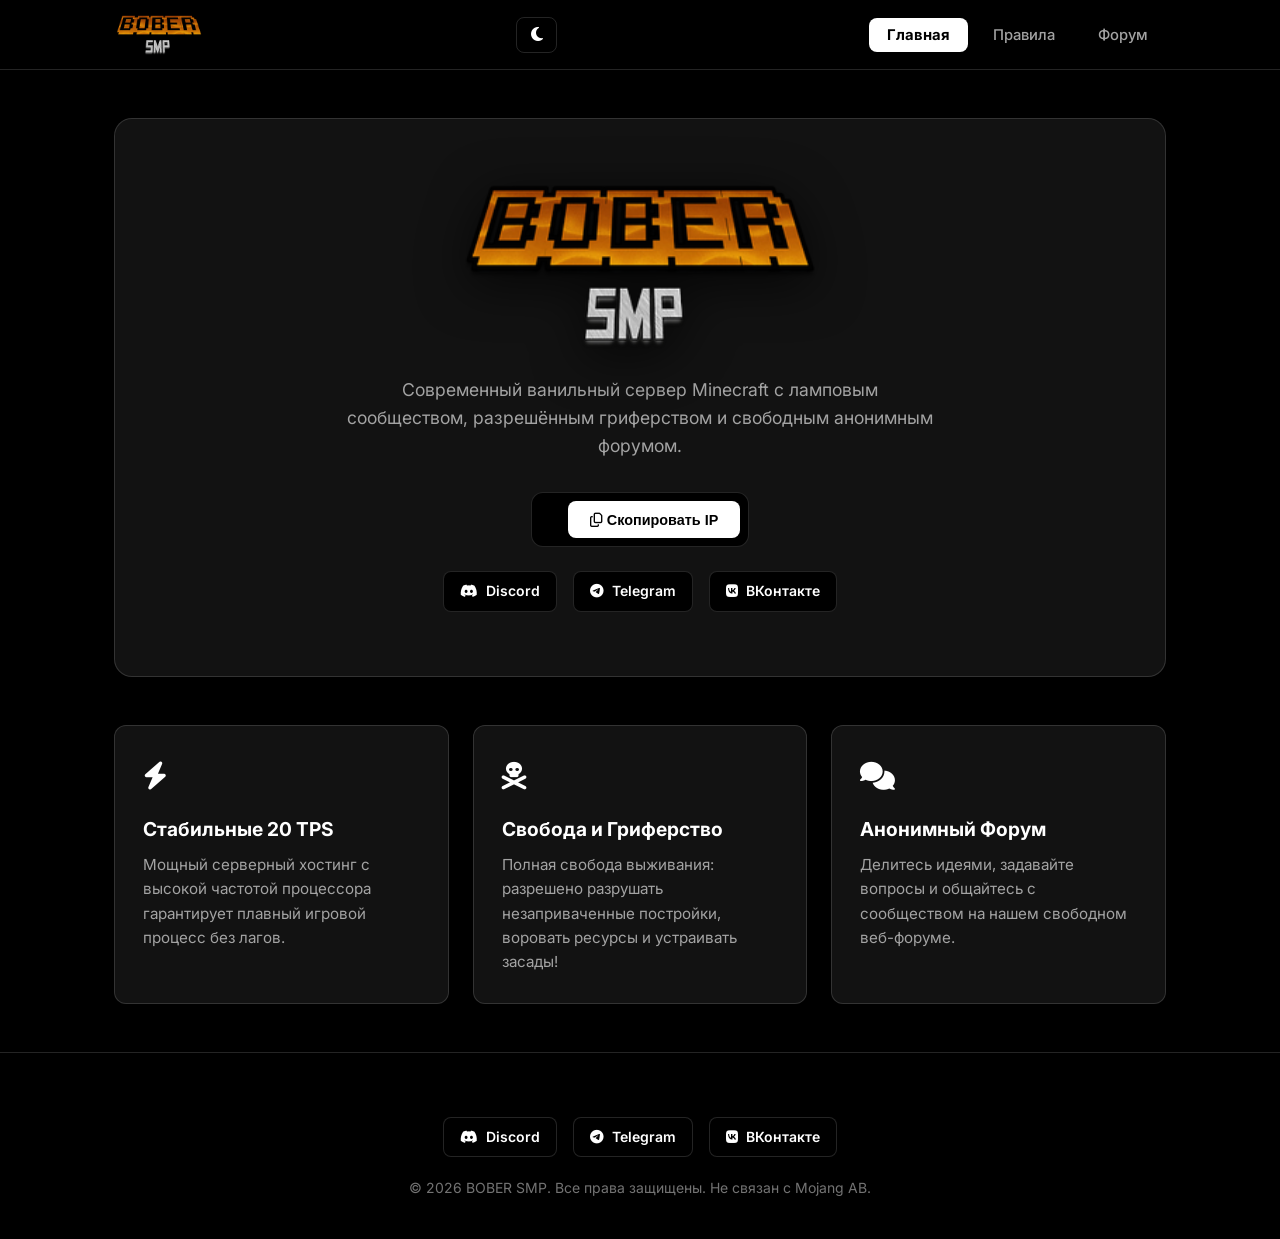
<file: index.html>
<!DOCTYPE html>
<html lang="ru">
<head>
    <meta charset="UTF-8">
    <meta name="viewport" content="width=device-width, initial-scale=1.0">
    <title>BOBER SMP — Официальный сайт Minecraft сервера</title>
    <meta name="description" content="Бесплатный ванильный Minecraft сервер BOBER SMP с разрешённым гриферством и анонимным форумом. Присоединяйся!">
    <link rel="stylesheet" href="style.css">
    <!-- FontAwesome Free Icons -->
    <link rel="stylesheet" href="https://cdnjs.cloudflare.com/ajax/libs/font-awesome/6.5.1/css/all.min.css">
    <link rel="preconnect" href="https://fonts.googleapis.com">
    <link rel="preconnect" href="https://fonts.gstatic.com" crossorigin>
    <link href="https://fonts.googleapis.com/css2?family=Inter:wght@400;500;600;700;800;900&display=swap" rel="stylesheet">
</head>
<body>

    <!-- НАВИГАЦИОННАЯ ШАПКА -->
    <header class="header">
        <div class="nav-container">
            <a href="index.html" class="brand-logo">
                <img src="logo.png" alt="BOBER SMP Logo" class="nav-logo-img">
            </a>
            
            <div class="nav-right-controls">
                <button id="theme-toggle-btn" class="btn-theme-toggle" title="Переключить тему">
                    <i class="fa-solid fa-moon"></i>
                </button>
                <button class="mobile-toggle" aria-label="Открыть меню"><i class="fa-solid fa-bars"></i></button>
            </div>

            <nav>
                <ul class="nav-menu">
                    <li><a href="index.html" class="nav-link active">Главная</a></li>
                    <li><a href="rules.html" class="nav-link">Правила</a></li>
                    <li><a href="forum.html" class="nav-link">Форум</a></li>
                </ul>
            </nav>
        </div>
    </header>

    <!-- ОСНОВНОЙ КОНТЕНТ -->
    <main class="main-content">
        
        <!-- HERO СЕКЦИЯ -->
        <section class="hero-card">
            <!-- БОЛЬШОЙ ЛОГОТИП СЕРВЕРА -->
            <img src="logo.png" alt="BOBER SMP" class="hero-logo-img">

            <p class="hero-description">
                Современный ванильный сервер Minecraft с ламповым сообществом, разрешённым гриферством и свободным анонимным форумом.
            </p>

            <!-- Блок копирования IP адреса -->
            <div class="ip-copy-box" data-ip="">
                <span class="ip-text"></span>
                <button class="btn-copy"><i class="fa-regular fa-copy"></i> Скопировать IP</button>
            </div>

            <!-- Социальные сети -->
            <div class="social-bar">
                <a href="#" target="_blank" class="social-icon-btn"><i class="fa-brands fa-discord"></i> Discord</a>
                <a href="#" target="_blank" class="social-icon-btn"><i class="fa-brands fa-telegram"></i> Telegram</a>
                <a href="#" target="_blank" class="social-icon-btn"><i class="fa-brands fa-vk"></i> ВКонтакте</a>
            </div>
        </section>

        <!-- ПРЕИМУЩЕСТВА СЕРВЕРА -->
        <section class="grid-cards">
            <article class="feature-card">
                <div class="feature-icon"><i class="fa-solid fa-bolt"></i></div>
                <h3>Стабильные 20 TPS</h3>
                <p>Мощный серверный хостинг с высокой частотой процессора гарантирует плавный игровой процесс без лагов.</p>
            </article>

            <article class="feature-card">
                <div class="feature-icon"><i class="fa-solid fa-skull-crossbones"></i></div>
                <h3>Свобода и Гриферство</h3>
                <p>Полная свобода выживания: разрешено разрушать незаприваченные постройки, воровать ресурсы и устраивать засады!</p>
            </article>

            <article class="feature-card">
                <div class="feature-icon"><i class="fa-solid fa-comments"></i></div>
                <h3>Анонимный Форум</h3>
                <p>Делитесь идеями, задавайте вопросы и общайтесь с сообществом на нашем свободном веб-форуме.</p>
            </article>
        </section>

    </main>

    <!-- ПОДВАЛ -->
    <footer class="footer">
        <div class="footer-content">
            <div class="social-bar">
                <a href="#" target="_blank" class="social-icon-btn"><i class="fa-brands fa-discord"></i> Discord</a>
                <a href="#" target="_blank" class="social-icon-btn"><i class="fa-brands fa-telegram"></i> Telegram</a>
                <a href="#" target="_blank" class="social-icon-btn"><i class="fa-brands fa-vk"></i> ВКонтакте</a>
            </div>
            <p>&copy; 2026 BOBER SMP. Все права защищены. Не связан с Mojang AB.</p>
        </div>
    </footer>

    <script src="script.js"></script>
</body>
</html>
</file>
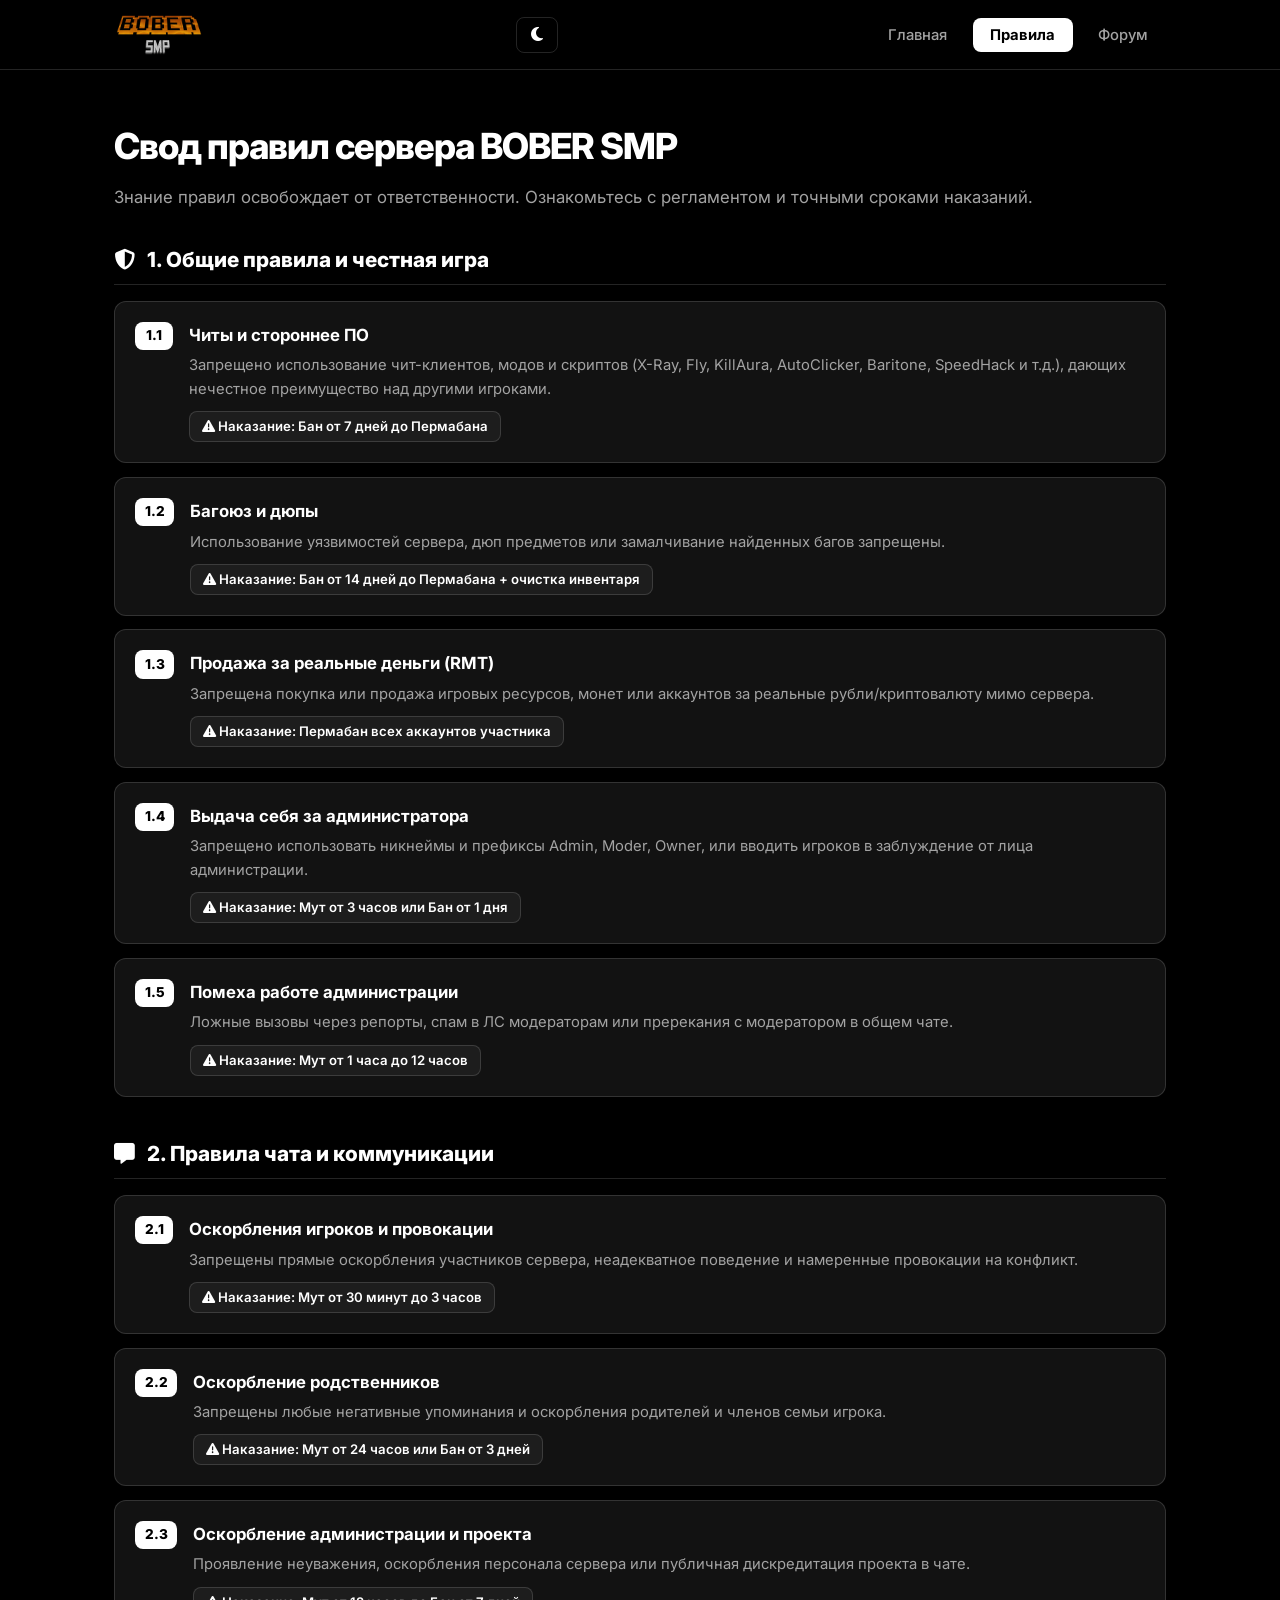
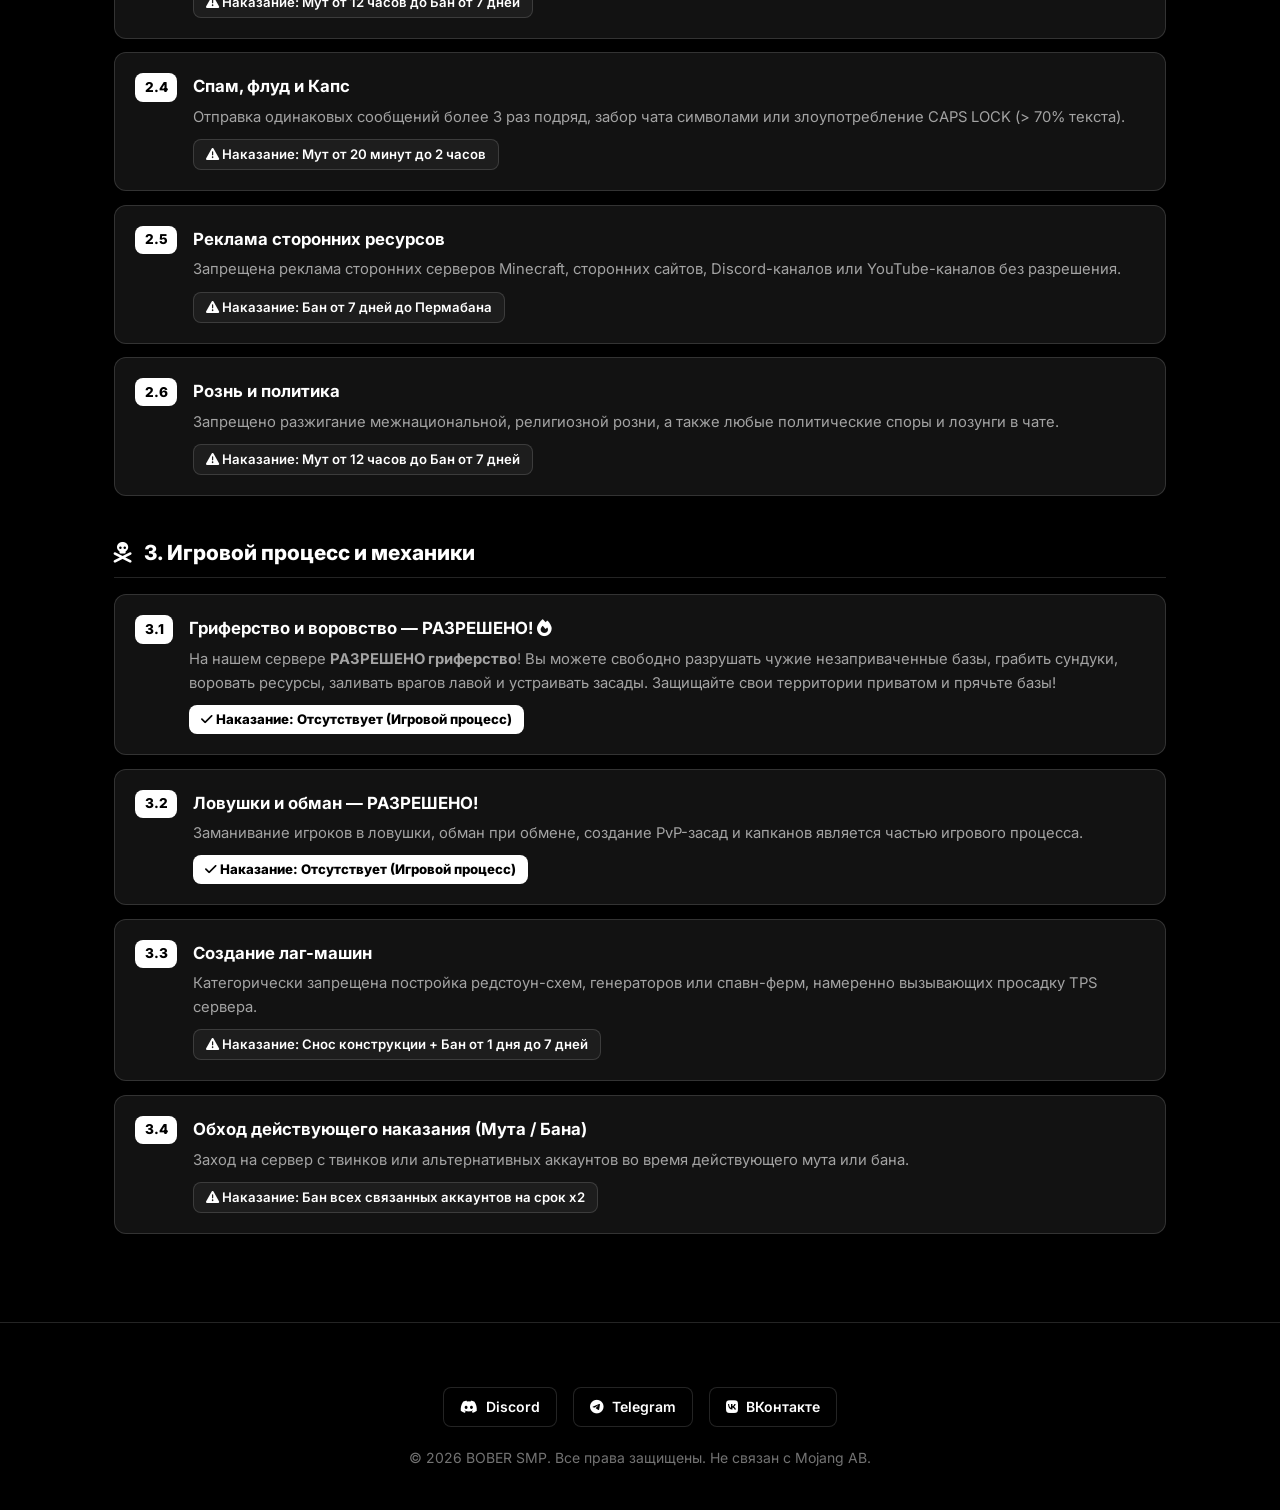
<file: rules.html>
<!DOCTYPE html>
<html lang="ru">
<head>
    <meta charset="UTF-8">
    <meta name="viewport" content="width=device-width, initial-scale=1.0">
    <title>Свод правил — BOBER SMP</title>
    <meta name="description" content="Полный свод правил и меры наказаний на игровом сервере BOBER SMP.">
    <link rel="stylesheet" href="style.css">
    <!-- FontAwesome Free Icons -->
    <link rel="stylesheet" href="https://cdnjs.cloudflare.com/ajax/libs/font-awesome/6.5.1/css/all.min.css">
    <link rel="preconnect" href="https://fonts.googleapis.com">
    <link rel="preconnect" href="https://fonts.gstatic.com" crossorigin>
    <link href="https://fonts.googleapis.com/css2?family=Inter:wght@400;500;600;700;800;900&display=swap" rel="stylesheet">
</head>
<body>

    <!-- НАВИГАЦИОННАЯ ШАПКА -->
    <header class="header">
        <div class="nav-container">
            <a href="index.html" class="brand-logo">
                <img src="logo.png" alt="BOBER SMP Logo" class="nav-logo-img">
            </a>
            
            <div class="nav-right-controls">
                <button id="theme-toggle-btn" class="btn-theme-toggle" title="Переключить тему">
                    <i class="fa-solid fa-moon"></i>
                </button>
                <button class="mobile-toggle" aria-label="Открыть меню"><i class="fa-solid fa-bars"></i></button>
            </div>

            <nav>
                <ul class="nav-menu">
                    <li><a href="index.html" class="nav-link">Главная</a></li>
                    <li><a href="rules.html" class="nav-link active">Правила</a></li>
                    <li><a href="forum.html" class="nav-link">Форум</a></li>
                </ul>
            </nav>
        </div>
    </header>

    <!-- ОСНОВНОЙ КОНТЕНТ -->
    <main class="main-content">
        <h1 class="page-title">Свод правил сервера BOBER SMP</h1>
        <p class="page-subtitle">Знание правил освобождает от ответственности. Ознакомьтесь с регламентом и точными сроками наказаний.</p>

        <!-- КАТЕГОРИЯ 1: ОБЩИЕ ПРАВИЛА И БЕЗОПАСНОСТЬ -->
        <section class="rules-category">
            <h2 class="category-title"><i class="fa-solid fa-shield-halved"></i> 1. Общие правила и честная игра</h2>
            <ul class="rules-list">
                <li class="rule-item">
                    <div class="rule-number">1.1</div>
                    <div class="rule-content">
                        <h4>Читы и стороннее ПО</h4>
                        <p>Запрещено использование чит-клиентов, модов и скриптов (X-Ray, Fly, KillAura, AutoClicker, Baritone, SpeedHack и т.д.), дающих нечестное преимущество над другими игроками.</p>
                        <span class="punishment-badge"><i class="fa-solid fa-triangle-exclamation"></i> Наказание: Бан от 7 дней до Пермабана</span>
                    </div>
                </li>
                <li class="rule-item">
                    <div class="rule-number">1.2</div>
                    <div class="rule-content">
                        <h4>Багоюз и дюпы</h4>
                        <p>Использование уязвимостей сервера, дюп предметов или замалчивание найденных багов запрещены.</p>
                        <span class="punishment-badge"><i class="fa-solid fa-triangle-exclamation"></i> Наказание: Бан от 14 дней до Пермабана + очистка инвентаря</span>
                    </div>
                </li>
                <li class="rule-item">
                    <div class="rule-number">1.3</div>
                    <div class="rule-content">
                        <h4>Продажа за реальные деньги (RMT)</h4>
                        <p>Запрещена покупка или продажа игровых ресурсов, монет или аккаунтов за реальные рубли/криптовалюту мимо сервера.</p>
                        <span class="punishment-badge"><i class="fa-solid fa-triangle-exclamation"></i> Наказание: Пермабан всех аккаунтов участника</span>
                    </div>
                </li>
                <li class="rule-item">
                    <div class="rule-number">1.4</div>
                    <div class="rule-content">
                        <h4>Выдача себя за администратора</h4>
                        <p>Запрещено использовать никнеймы и префиксы Admin, Moder, Owner, или вводить игроков в заблуждение от лица администрации.</p>
                        <span class="punishment-badge"><i class="fa-solid fa-triangle-exclamation"></i> Наказание: Мут от 3 часов или Бан от 1 дня</span>
                    </div>
                </li>
                <li class="rule-item">
                    <div class="rule-number">1.5</div>
                    <div class="rule-content">
                        <h4>Помеха работе администрации</h4>
                        <p>Ложные вызовы через репорты, спам в ЛС модераторам или пререкания с модератором в общем чате.</p>
                        <span class="punishment-badge"><i class="fa-solid fa-triangle-exclamation"></i> Наказание: Мут от 1 часа до 12 часов</span>
                    </div>
                </li>
            </ul>
        </section>

        <!-- КАТЕГОРИЯ 2: ЧАТ И ОБЩЕНИЕ -->
        <section class="rules-category">
            <h2 class="category-title"><i class="fa-solid fa-message"></i> 2. Правила чата и коммуникации</h2>
            <ul class="rules-list">
                <li class="rule-item">
                    <div class="rule-number">2.1</div>
                    <div class="rule-content">
                        <h4>Оскорбления игроков и провокации</h4>
                        <p>Запрещены прямые оскорбления участников сервера, неадекватное поведение и намеренные провокации на конфликт.</p>
                        <span class="punishment-badge"><i class="fa-solid fa-triangle-exclamation"></i> Наказание: Мут от 30 минут до 3 часов</span>
                    </div>
                </li>
                <li class="rule-item">
                    <div class="rule-number">2.2</div>
                    <div class="rule-content">
                        <h4>Оскорбление родственников</h4>
                        <p>Запрещены любые негативные упоминания и оскорбления родителей и членов семьи игрока.</p>
                        <span class="punishment-badge"><i class="fa-solid fa-triangle-exclamation"></i> Наказание: Мут от 24 часов или Бан от 3 дней</span>
                    </div>
                </li>
                <li class="rule-item">
                    <div class="rule-number">2.3</div>
                    <div class="rule-content">
                        <h4>Оскорбление администрации и проекта</h4>
                        <p>Проявление неуважения, оскорбления персонала сервера или публичная дискредитация проекта в чате.</p>
                        <span class="punishment-badge"><i class="fa-solid fa-triangle-exclamation"></i> Наказание: Мут от 12 часов до Бан от 7 дней</span>
                    </div>
                </li>
                <li class="rule-item">
                    <div class="rule-number">2.4</div>
                    <div class="rule-content">
                        <h4>Спам, флуд и Капс</h4>
                        <p>Отправка одинаковых сообщений более 3 раз подряд, забор чата символами или злоупотребление CAPS LOCK (> 70% текста).</p>
                        <span class="punishment-badge"><i class="fa-solid fa-triangle-exclamation"></i> Наказание: Мут от 20 минут до 2 часов</span>
                    </div>
                </li>
                <li class="rule-item">
                    <div class="rule-number">2.5</div>
                    <div class="rule-content">
                        <h4>Реклама сторонних ресурсов</h4>
                        <p>Запрещена реклама сторонних серверов Minecraft, сторонних сайтов, Discord-каналов или YouTube-каналов без разрешения.</p>
                        <span class="punishment-badge"><i class="fa-solid fa-triangle-exclamation"></i> Наказание: Бан от 7 дней до Пермабана</span>
                    </div>
                </li>
                <li class="rule-item">
                    <div class="rule-number">2.6</div>
                    <div class="rule-content">
                        <h4>Рознь и политика</h4>
                        <p>Запрещено разжигание межнациональной, религиозной розни, а также любые политические споры и лозунги в чате.</p>
                        <span class="punishment-badge"><i class="fa-solid fa-triangle-exclamation"></i> Наказание: Мут от 12 часов до Бан от 7 дней</span>
                    </div>
                </li>
            </ul>
        </section>

        <!-- КАТЕГОРИЯ 3: ИГРОВОЙ ПРОЦЕСС И ГРИФЕРСТВО -->
        <section class="rules-category">
            <h2 class="category-title"><i class="fa-solid fa-skull-crossbones"></i> 3. Игровой процесс и механики</h2>
            <ul class="rules-list">
                <li class="rule-item">
                    <div class="rule-number">3.1</div>
                    <div class="rule-content">
                        <h4>Гриферство и воровство — РАЗРЕШЕНО! <i class="fa-solid fa-fire"></i></h4>
                        <p>На нашем сервере <strong>РАЗРЕШЕНО гриферство</strong>! Вы можете свободно разрушать чужие незаприваченные базы, грабить сундуки, воровать ресурсы, заливать врагов лавой и устраивать засады. Защищайте свои территории приватом и прячьте базы!</p>
                        <span class="punishment-badge allowed"><i class="fa-solid fa-check"></i> Наказание: Отсутствует (Игровой процесс)</span>
                    </div>
                </li>
                <li class="rule-item">
                    <div class="rule-number">3.2</div>
                    <div class="rule-content">
                        <h4>Ловушки и обман — РАЗРЕШЕНО! <i class="fa-solid fa-crosshair"></i></h4>
                        <p>Заманивание игроков в ловушки, обман при обмене, создание PvP-засад и капканов является частью игрового процесса.</p>
                        <span class="punishment-badge allowed"><i class="fa-solid fa-check"></i> Наказание: Отсутствует (Игровой процесс)</span>
                    </div>
                </li>
                <li class="rule-item">
                    <div class="rule-number">3.3</div>
                    <div class="rule-content">
                        <h4>Создание лаг-машин</h4>
                        <p>Категорически запрещена постройка редстоун-схем, генераторов или спавн-ферм, намеренно вызывающих просадку TPS сервера.</p>
                        <span class="punishment-badge"><i class="fa-solid fa-triangle-exclamation"></i> Наказание: Снос конструкции + Бан от 1 дня до 7 дней</span>
                    </div>
                </li>
                <li class="rule-item">
                    <div class="rule-number">3.4</div>
                    <div class="rule-content">
                        <h4>Обход действующего наказания (Мута / Бана)</h4>
                        <p>Заход на сервер с твинков или альтернативных аккаунтов во время действующего мута или бана.</p>
                        <span class="punishment-badge"><i class="fa-solid fa-triangle-exclamation"></i> Наказание: Бан всех связанных аккаунтов на срок x2</span>
                    </div>
                </li>
            </ul>
        </section>

    </main>

    <!-- ПОДВАЛ -->
    <footer class="footer">
        <div class="footer-content">
            <div class="social-bar">
                <a href="#" target="_blank" class="social-icon-btn"><i class="fa-brands fa-discord"></i> Discord</a>
                <a href="#" target="_blank" class="social-icon-btn"><i class="fa-brands fa-telegram"></i> Telegram</a>
                <a href="#" target="_blank" class="social-icon-btn"><i class="fa-brands fa-vk"></i> ВКонтакте</a>
            </div>
            <p>&copy; 2026 BOBER SMP. Все права защищены. Не связан с Mojang AB.</p>
        </div>
    </footer>

    <script src="script.js"></script>
</body>
</html>
</file>
<file: style.css>
/* ====================================================================
   СТРОГИЙ МИНИМАЛИСТИЧНЫЙ ДИЗАЙН BOBER SMP (ТЕМНЫЙ / СВЕТЛЫЙ ДВИЖОК)
   ==================================================================== */

:root {
    --bg-main: #000000;
    --bg-card: #121212;
    --bg-card-hover: #1c1c1c;
    --border-color: rgba(255, 255, 255, 0.14);
    --border-highlight: rgba(255, 255, 255, 0.4);
    
    --text-primary: #ffffff;
    --text-secondary: #a3a3a3;
    --text-muted: #737373;

    --accent-white: #ffffff;
    --accent-white-hover: #e5e5e5;
    
    --font-main: 'Inter', -apple-system, BlinkMacSystemFont, 'Segoe UI', Roboto, sans-serif;
    --radius-sm: 8px;
    --radius-md: 12px;
    --radius-lg: 18px;
    
    --transition: all 0.2s ease-in-out;
}

/* СВЕТЛАЯ ТЕМА (LIGHT MODE) */
[data-theme="light"] {
    --bg-main: #f4f4f5;
    --bg-card: #ffffff;
    --bg-card-hover: #e4e4e7;
    --border-color: rgba(0, 0, 0, 0.12);
    --border-highlight: rgba(0, 0, 0, 0.4);
    
    --text-primary: #09090b;
    --text-secondary: #52525b;
    --text-muted: #71717a;

    --accent-white: #09090b;
    --accent-white-hover: #27272a;
}

/* Базовые сбросы */
* {
    margin: 0;
    padding: 0;
    box-sizing: border-box;
}

body {
    background-color: var(--bg-main);
    color: var(--text-primary);
    font-family: var(--font-main);
    line-height: 1.6;
    min-height: 100vh;
    display: flex;
    flex-direction: column;
    overflow-x: hidden;
    transition: background-color 0.25s ease, color 0.25s ease;
}

a {
    color: inherit;
    text-decoration: none;
}

/* ==========================================
   НАВИГАЦИЯ (ШАПКА) И ЛОГОТИП
   ========================================== */

.header {
    position: sticky;
    top: 0;
    z-index: 100;
    background: var(--bg-main);
    backdrop-filter: blur(12px);
    border-bottom: 1px solid var(--border-color);
}

.nav-container {
    max-width: 1100px;
    margin: 0 auto;
    padding: 0.85rem 1.5rem;
    display: flex;
    justify-content: space-between;
    align-items: center;
}

.brand-logo {
    display: flex;
    align-items: center;
    gap: 0.75rem;
    font-size: 1.25rem;
    font-weight: 800;
    letter-spacing: -0.5px;
    color: var(--text-primary);
}

.nav-logo-img {
    height: 42px;
    width: auto;
    object-fit: contain;
    filter: drop-shadow(0 2px 8px rgba(0, 0, 0, 0.5));
    transition: transform 0.2s ease;
}

.nav-logo-img:hover {
    transform: scale(1.05);
}

.nav-right-controls {
    display: flex;
    align-items: center;
    gap: 1rem;
}

.nav-menu {
    display: flex;
    align-items: center;
    gap: 0.5rem;
    list-style: none;
}

.nav-link {
    padding: 0.5rem 1.1rem;
    border-radius: var(--radius-sm);
    font-size: 0.925rem;
    font-weight: 500;
    color: var(--text-secondary);
    transition: var(--transition);
}

.nav-link:hover {
    color: var(--text-primary);
    background: rgba(125, 125, 125, 0.1);
}

.nav-link.active {
    color: var(--bg-main);
    background: var(--text-primary);
    font-weight: 700;
}

/* Анимация кнопки темы */
.btn-theme-toggle {
    background: none;
    border: 1px solid var(--border-color);
    color: var(--text-primary);
    padding: 0.5rem 0.85rem;
    border-radius: var(--radius-sm);
    font-size: 1rem;
    cursor: pointer;
    transition: var(--transition);
}

.btn-theme-toggle i {
    display: inline-block;
    transition: transform 0.4s cubic-bezier(0.34, 1.56, 0.64, 1);
}

.btn-theme-toggle:hover i {
    transform: rotate(30deg) scale(1.25);
}

.mobile-toggle {
    display: none;
    background: none;
    border: none;
    color: var(--text-primary);
    font-size: 1.5rem;
    cursor: pointer;
}

/* ==========================================
   СОЦИАЛЬНЫЕ СЕТИ
   ========================================== */

.social-bar {
    display: flex;
    align-items: center;
    justify-content: center;
    gap: 1rem;
    margin-top: 1.5rem;
}

.social-icon-btn {
    display: inline-flex;
    align-items: center;
    gap: 0.5rem;
    background: var(--bg-main);
    border: 1px solid var(--border-color);
    color: var(--text-primary);
    padding: 0.5rem 1rem;
    border-radius: var(--radius-sm);
    font-size: 0.875rem;
    font-weight: 600;
    transition: var(--transition);
}

.social-icon-btn i {
    transition: transform 0.3s ease;
}

.social-icon-btn:hover {
    background: var(--text-primary);
    color: var(--bg-main);
    border-color: var(--text-primary);
}

.social-icon-btn:hover i {
    transform: scale(1.25) rotate(-6deg);
}

/* ==========================================
   ОСНОВНОЙ КОНТЕНТ
   ========================================== */

.main-content {
    flex: 1;
    max-width: 1100px;
    width: 100%;
    margin: 0 auto;
    padding: 3rem 1.5rem;
}

.page-title {
    font-size: 2.25rem;
    font-weight: 800;
    letter-spacing: -1px;
    margin-bottom: 0.5rem;
    color: var(--text-primary);
}

.page-subtitle {
    color: var(--text-secondary);
    font-size: 1.05rem;
    margin-bottom: 2rem;
}

/* ==========================================
   ГЛАВНАЯ СТРАНИЦА (HERO) И ЛОГОТИП
   ========================================== */

.hero-card {
    background: var(--bg-card);
    border: 1px solid var(--border-color);
    border-radius: var(--radius-lg);
    padding: 4rem 2rem;
    text-align: center;
    margin-bottom: 3rem;
    position: relative;
    overflow: hidden;
}

.hero-logo-img {
    max-width: 360px;
    width: 90%;
    height: auto;
    margin: 0 auto 1.5rem;
    display: block;
    filter: drop-shadow(0 10px 25px rgba(0, 0, 0, 0.7));
    transition: transform 0.3s ease;
}

.hero-logo-img:hover {
    transform: scale(1.03);
}

.hero-title {
    font-size: 3.5rem;
    font-weight: 900;
    letter-spacing: -2px;
    margin-bottom: 1rem;
    color: var(--text-primary);
}

.hero-description {
    max-width: 600px;
    margin: 0 auto 2rem;
    color: var(--text-secondary);
    font-size: 1.1rem;
}

.ip-copy-box {
    display: inline-flex;
    align-items: center;
    background: var(--bg-main);
    border: 1px solid var(--border-color);
    border-radius: var(--radius-md);
    padding: 0.5rem 0.5rem 0.5rem 1.25rem;
    gap: 1rem;
    cursor: pointer;
    transition: var(--transition);
}

.ip-copy-box:hover {
    border-color: var(--text-primary);
}

.ip-text {
    font-family: monospace;
    font-size: 1.1rem;
    font-weight: 700;
    color: var(--text-primary);
}

.btn-copy {
    background: var(--text-primary);
    color: var(--bg-main);
    border: none;
    padding: 0.65rem 1.35rem;
    border-radius: var(--radius-sm);
    font-weight: 700;
    font-size: 0.9rem;
    cursor: pointer;
    transition: var(--transition);
}

.btn-copy:hover {
    opacity: 0.85;
}

/* Сетка преимуществ */
.grid-cards {
    display: grid;
    grid-template-columns: repeat(auto-fit, minmax(300px, 1fr));
    gap: 1.5rem;
}

.feature-card {
    background: var(--bg-card);
    border: 1px solid var(--border-color);
    border-radius: var(--radius-md);
    padding: 1.75rem;
    transition: var(--transition);
}

.feature-card:hover {
    border-color: var(--border-highlight);
    background: var(--bg-card-hover);
}

.feature-icon {
    font-size: 1.75rem;
    margin-bottom: 1rem;
    display: inline-block;
    transition: transform 0.3s cubic-bezier(0.34, 1.56, 0.64, 1);
}

.feature-card:hover .feature-icon {
    transform: translateY(-4px) scale(1.15);
}

.feature-card h3 {
    font-size: 1.2rem;
    font-weight: 700;
    margin-bottom: 0.5rem;
    color: var(--text-primary);
}

.feature-card p {
    color: var(--text-secondary);
    font-size: 0.95rem;
}

/* ==========================================
   ВКЛАДКИ И КАСТОМНЫЙ ДРОПДАУН
   ========================================== */

@keyframes iconWiggle {
    0%, 100% { transform: translateY(0) rotate(0deg); }
    25% { transform: translateY(-3px) rotate(-6deg); }
    75% { transform: translateY(-3px) rotate(6deg); }
}

.category-tabs {
    display: flex;
    gap: 0.5rem;
    overflow-x: auto;
    padding-bottom: 0.5rem;
    margin-bottom: 1.5rem;
    border-bottom: 1px solid var(--border-color);
}

.tab-btn {
    background: var(--bg-card);
    border: 1px solid var(--border-color);
    color: var(--text-secondary);
    padding: 0.55rem 1.15rem;
    border-radius: var(--radius-sm);
    font-size: 0.9rem;
    font-weight: 600;
    cursor: pointer;
    white-space: nowrap;
    transition: var(--transition);
    display: inline-flex;
    align-items: center;
    gap: 0.5rem;
}

.tab-btn i {
    display: inline-block;
    transition: transform 0.25s ease;
}

.tab-btn:hover i {
    animation: iconWiggle 0.5s ease infinite alternate;
}

.tab-btn.active {
    background: var(--text-primary);
    color: var(--bg-main);
    border-color: var(--text-primary);
    font-weight: 800;
}

.tab-btn.active i {
    transform: scale(1.15);
}

.custom-dropdown {
    position: relative;
    width: 100%;
}

.custom-select-trigger {
    width: 100%;
    background: var(--bg-main);
    border: 1px solid var(--border-color);
    border-radius: var(--radius-sm);
    padding: 0.75rem 1rem;
    color: var(--text-primary);
    font-family: var(--font-main);
    font-size: 0.925rem;
    font-weight: 600;
    display: flex;
    justify-content: space-between;
    align-items: center;
    cursor: pointer;
    transition: var(--transition);
    text-align: left;
}

.custom-select-trigger:hover {
    border-color: var(--text-primary);
}

.custom-select-trigger i {
    transition: transform 0.3s ease;
}

.custom-select-trigger:hover span i {
    animation: iconWiggle 0.5s ease infinite alternate;
}

.custom-select-trigger .chevron-icon {
    font-size: 0.8rem;
    color: var(--text-muted);
}

.custom-dropdown.open .chevron-icon {
    transform: rotate(180deg);
}

.custom-select-options {
    position: absolute;
    top: calc(100% + 4px);
    left: 0;
    right: 0;
    background: var(--bg-card);
    border: 1px solid var(--border-color);
    border-radius: var(--radius-sm);
    box-shadow: 0 10px 30px rgba(0, 0, 0, 0.8);
    z-index: 50;
    display: none;
    overflow: hidden;
}

.custom-dropdown.open .custom-select-options {
    display: block;
    animation: fadeIn 0.15s ease-out;
}

.custom-option {
    padding: 0.75rem 1rem;
    color: var(--text-secondary);
    font-size: 0.9rem;
    font-weight: 500;
    display: flex;
    align-items: center;
    gap: 0.6rem;
    cursor: pointer;
    transition: var(--transition);
}

.custom-option i {
    width: 18px;
    text-align: center;
    transition: transform 0.25s ease;
}

.custom-option:hover {
    background: var(--bg-card-hover);
    color: var(--text-primary);
}

.custom-option:hover i {
    transform: scale(1.25) rotate(-6deg);
}

.custom-option.active {
    background: var(--text-primary);
    color: var(--bg-main);
    font-weight: 700;
}

/* Бейджи категорий */
.cat-badge {
    display: inline-flex;
    align-items: center;
    gap: 0.35rem;
    padding: 0.15rem 0.55rem;
    border-radius: 4px;
    font-size: 0.75rem;
    font-weight: 800;
    background: rgba(125, 125, 125, 0.15);
    color: var(--text-primary);
    border: 1px solid var(--border-color);
    transition: transform 0.2s ease;
}

.topic-card:hover .cat-badge i {
    animation: iconWiggle 0.4s ease infinite alternate;
}

/* ==========================================
   КНОПКИ ДЕЙСТВИЙ (ЛАЙК, СКОПИРОВАТЬ, ОТВЕТИТЬ)
   ========================================== */

.post-footer {
    display: flex;
    justify-content: space-between;
    align-items: center;
    border-top: 1px solid var(--border-color);
    padding-top: 0.85rem;
    gap: 0.75rem;
}

.post-actions-left {
    display: flex;
    align-items: center;
    gap: 0.65rem;
}

.btn-like-post,
.btn-copy-post,
.btn-reply-post {
    background: rgba(125, 125, 125, 0.08);
    border: 1px solid var(--border-color);
    color: var(--text-primary);
    padding: 0.45rem 1rem;
    border-radius: 20px; /* Элегантная закругленная форма-пилюля */
    font-size: 0.85rem;
    font-weight: 700;
    cursor: pointer;
    display: inline-flex;
    align-items: center;
    gap: 0.45rem;
    transition: all 0.25s cubic-bezier(0.4, 0, 0.2, 1);
}

.btn-like-post i,
.btn-copy-post i,
.btn-reply-post i {
    font-size: 0.9rem;
    transition: transform 0.25s ease, color 0.25s ease;
}

.btn-like-post:hover,
.btn-copy-post:hover,
.btn-reply-post:hover {
    background: var(--text-primary);
    color: var(--bg-main);
    border-color: var(--text-primary);
    transform: translateY(-2px);
    box-shadow: 0 4px 15px rgba(255, 255, 255, 0.15);
}

.btn-like-post:hover i {
    color: #ef4444;
    transform: scale(1.25);
}

.btn-like-post.liked {
    background: #ef4444;
    color: #ffffff;
    border-color: #ef4444;
}

.btn-like-post.liked i {
    color: #ffffff;
}

.btn-copy-post:hover i {
    transform: scale(1.2) rotate(-10deg);
}

.btn-reply-post:hover i {
    transform: translateX(-3px);
}

/* Карточка темы */
.topic-card {
    background: var(--bg-card);
    border: 1px solid var(--border-color);
    border-radius: var(--radius-md);
    padding: 1.25rem;
    transition: var(--transition);
    cursor: pointer;
    display: flex;
    flex-direction: column;
    gap: 0.75rem;
    animation: fadeIn 0.25s ease-out;
}

.topic-card:hover {
    border-color: var(--text-primary);
    background: var(--bg-card-hover);
}

.topic-card.pinned {
    border-color: var(--text-primary);
    box-shadow: 0 0 15px rgba(255, 255, 255, 0.08);
}

.topic-header-row {
    display: flex;
    justify-content: space-between;
    align-items: center;
}

.topic-title {
    font-size: 1.15rem;
    font-weight: 800;
    color: var(--text-primary);
    line-height: 1.3;
}

.topic-snippet {
    color: var(--text-secondary);
    font-size: 0.925rem;
    display: -webkit-box;
    -webkit-line-clamp: 2;
    -webkit-box-orient: vertical;
    overflow: hidden;
}

.topic-footer-row {
    display: flex;
    justify-content: space-between;
    align-items: center;
    border-top: 1px solid var(--border-color);
    padding-top: 0.6rem;
    font-size: 0.825rem;
    color: var(--text-muted);
}

.topic-author-box {
    display: flex;
    align-items: center;
    gap: 0.5rem;
    color: var(--text-primary);
    font-weight: 700;
}

.topic-stats {
    display: flex;
    align-items: center;
    gap: 1rem;
}

.stat-item {
    display: flex;
    align-items: center;
    gap: 0.35rem;
}

.stat-item i {
    transition: transform 0.2s ease, color 0.2s ease;
}

.topic-card:hover .stat-item i {
    transform: translateY(-2px);
}

.topic-card:hover .stat-item .fa-heart {
    color: #ef4444;
    transform: scale(1.2);
}

/* Кнопка админ панели */
.btn-admin-login i {
    display: inline-block;
    transition: transform 0.3s ease;
}

.btn-admin-login:hover i {
    transform: rotate(-15deg) scale(1.15);
}

/* СТРАНИЦА ПРАВИЛ */
.rules-category {
    margin-bottom: 2.5rem;
}

.category-title {
    font-size: 1.3rem;
    font-weight: 800;
    margin-bottom: 1rem;
    display: flex;
    align-items: center;
    gap: 0.75rem;
    color: var(--text-primary);
    border-bottom: 1px solid var(--border-color);
    padding-bottom: 0.5rem;
}

.category-title i {
    transition: transform 0.3s ease;
}

.category-title:hover i {
    animation: iconWiggle 0.5s ease infinite alternate;
}

.rules-list {
    list-style: none;
    display: flex;
    flex-direction: column;
    gap: 0.85rem;
}

.rule-item {
    background: var(--bg-card);
    border: 1px solid var(--border-color);
    border-radius: var(--radius-md);
    padding: 1.25rem;
    display: flex;
    gap: 1rem;
    align-items: flex-start;
}

.rule-number {
    background: var(--text-primary);
    color: var(--bg-main);
    font-size: 0.85rem;
    font-weight: 800;
    padding: 0.2rem 0.6rem;
    border-radius: var(--radius-sm);
    min-width: 38px;
    text-align: center;
}

.rule-content {
    flex: 1;
}

.rule-content h4 {
    font-size: 1.05rem;
    font-weight: 700;
    margin-bottom: 0.35rem;
    color: var(--text-primary);
}

.rule-content p {
    color: var(--text-secondary);
    font-size: 0.925rem;
    margin-bottom: 0.4rem;
}

.punishment-badge {
    display: inline-block;
    margin-top: 0.2rem;
    padding: 0.25rem 0.75rem;
    background: rgba(125, 125, 125, 0.1);
    border: 1px solid var(--border-color);
    color: var(--text-primary);
    font-size: 0.825rem;
    font-weight: 600;
    border-radius: var(--radius-sm);
}

.punishment-badge.allowed {
    background: var(--text-primary);
    color: var(--bg-main);
    border: none;
    font-weight: 800;
}

/* ПРОСМОТР ОТДЕЛЬНОЙ ТЕМЫ */
.topic-detail-card {
    background: var(--bg-card);
    border: 1px solid var(--border-color);
    border-radius: var(--radius-md);
    padding: 1.5rem;
    margin-bottom: 1.5rem;
}

.btn-back-topics {
    background: none;
    border: 1px solid var(--border-color);
    color: var(--text-secondary);
    padding: 0.4rem 0.85rem;
    border-radius: var(--radius-sm);
    font-size: 0.85rem;
    font-weight: 600;
    cursor: pointer;
    margin-bottom: 1rem;
    display: inline-flex;
    align-items: center;
    gap: 0.4rem;
    transition: var(--transition);
}

.btn-back-topics i {
    transition: transform 0.2s ease;
}

.btn-back-topics:hover {
    background: var(--text-primary);
    color: var(--bg-main);
}

.btn-back-topics:hover i {
    transform: translateX(-4px);
}

.replies-section-title {
    font-size: 1.1rem;
    font-weight: 800;
    margin: 1.5rem 0 1rem;
    color: var(--text-primary);
}

.reply-card {
    background: var(--bg-card);
    border: 1px solid var(--border-color);
    border-radius: var(--radius-md);
    padding: 1rem 1.25rem;
    margin-bottom: 0.85rem;
}

/* Формы и кнопки */
.forum-layout {
    display: grid;
    grid-template-columns: 340px 1fr;
    gap: 2rem;
}

@media (max-width: 850px) {
    .forum-layout {
        grid-template-columns: 1fr;
    }
}

.form-card {
    background: var(--bg-card);
    border: 1px solid var(--border-color);
    border-radius: var(--radius-md);
    padding: 1.5rem;
    height: fit-content;
}

.form-title {
    font-size: 1.15rem;
    font-weight: 800;
    margin-bottom: 1.25rem;
    color: var(--text-primary);
}

.form-group {
    margin-bottom: 1.25rem;
}

.form-label {
    display: block;
    font-size: 0.85rem;
    font-weight: 600;
    color: var(--text-secondary);
    margin-bottom: 0.4rem;
}

.form-input,
.form-textarea {
    width: 100%;
    background: var(--bg-main);
    border: 1px solid var(--border-color);
    border-radius: var(--radius-sm);
    padding: 0.75rem 1rem;
    color: var(--text-primary);
    font-family: var(--font-main);
    font-size: 0.925rem;
    outline: none;
    transition: var(--transition);
}

.form-input:focus,
.form-textarea:focus {
    border-color: var(--text-primary);
}

.form-textarea {
    resize: vertical;
    min-height: 100px;
}

.btn-submit {
    width: 100%;
    background: var(--text-primary);
    color: var(--bg-main);
    border: none;
    padding: 0.8rem;
    border-radius: var(--radius-sm);
    font-weight: 800;
    font-size: 0.95rem;
    cursor: pointer;
    transition: var(--transition);
    display: flex;
    align-items: center;
    justify-content: center;
    gap: 0.5rem;
}

.btn-submit i {
    transition: transform 0.25s ease;
}

.btn-submit:hover {
    opacity: 0.9;
}

.btn-submit:hover i {
    transform: translateX(3px) translateY(-2px);
}

/* Бейджи */
.admin-badge {
    display: inline-flex;
    align-items: center;
    gap: 0.35rem;
    background: #ffffff;
    color: #000000;
    font-size: 0.725rem;
    font-weight: 900;
    padding: 0.15rem 0.55rem;
    border-radius: 4px;
    letter-spacing: 0.5px;
    text-transform: uppercase;
}

[data-theme="light"] .admin-badge {
    background: #000000;
    color: #ffffff;
}

.pinned-badge {
    display: inline-flex;
    align-items: center;
    gap: 0.35rem;
    background: var(--text-primary);
    color: var(--bg-main);
    font-size: 0.75rem;
    font-weight: 800;
    padding: 0.15rem 0.5rem;
    border-radius: 4px;
}

.avatar-skin-head {
    width: 28px;
    height: 28px;
    border-radius: 4px;
    image-rendering: pixelated;
    border: 1px solid var(--border-color);
    background: var(--bg-main);
    object-fit: cover;
    cursor: pointer;
    transition: transform 0.2s ease;
}

.avatar-skin-head:hover {
    transform: scale(1.15);
}

/* Поиск */
.forum-search-box {
    margin-bottom: 1rem;
    position: relative;
}

.forum-search-box .search-icon {
    position: absolute;
    left: 1rem;
    top: 50%;
    transform: translateY(-50%);
    color: var(--text-muted);
    transition: transform 0.2s ease;
}

.forum-search-box:focus-within .search-icon {
    transform: translateY(-50%) scale(1.2);
    color: var(--text-primary);
}

.search-input {
    width: 100%;
    background: var(--bg-card);
    border: 1px solid var(--border-color);
    border-radius: var(--radius-md);
    padding: 0.75rem 1rem 0.75rem 2.5rem;
    color: var(--text-primary);
    font-family: var(--font-main);
    font-size: 0.925rem;
    outline: none;
    transition: var(--transition);
}

.search-input:focus {
    border-color: var(--text-primary);
}

.posts-feed {
    display: flex;
    flex-direction: column;
    gap: 1rem;
}

/* МОДАЛКИ И УВЕДОМЛЕНИЯ */
.modal-overlay {
    position: fixed;
    top: 0;
    left: 0;
    right: 0;
    bottom: 0;
    background: rgba(0, 0, 0, 0.85);
    backdrop-filter: blur(8px);
    display: flex;
    align-items: center;
    justify-content: center;
    z-index: 2000;
    opacity: 0;
    pointer-events: none;
    transition: opacity 0.25s ease;
}

.modal-overlay.active {
    opacity: 1;
    pointer-events: auto;
}

.modal-content {
    background: var(--bg-card);
    border: 1px solid var(--border-color);
    border-radius: var(--radius-lg);
    padding: 2rem;
    width: 100%;
    max-width: 400px;
    box-shadow: 0 20px 50px rgba(0,0,0,0.9);
}

.modal-header {
    display: flex;
    justify-content: space-between;
    align-items: center;
    margin-bottom: 1.5rem;
}

.modal-header h3 {
    font-size: 1.25rem;
    font-weight: 800;
    color: var(--text-primary);
}

.btn-close-modal {
    background: none;
    border: none;
    color: var(--text-muted);
    font-size: 1.2rem;
    cursor: pointer;
    transition: var(--transition);
}

.btn-close-modal:hover {
    color: var(--text-primary);
}

.admin-bar {
    margin-bottom: 1rem;
    display: flex;
    justify-content: space-between;
    align-items: center;
    background: var(--bg-card);
    border: 1px solid var(--border-color);
    padding: 0.75rem 1.25rem;
    border-radius: var(--radius-md);
}

.btn-admin-login {
    background: rgba(125, 125, 125, 0.08);
    border: 1px solid var(--border-color);
    color: var(--text-primary);
    padding: 0.4rem 0.85rem;
    border-radius: var(--radius-sm);
    font-size: 0.85rem;
    font-weight: 600;
    cursor: pointer;
    transition: var(--transition);
}

.btn-admin-login:hover {
    background: var(--text-primary);
    color: var(--bg-main);
}

.btn-clear-all {
    background: var(--text-primary);
    border: none;
    color: var(--bg-main);
    padding: 0.45rem 1rem;
    border-radius: var(--radius-sm);
    font-size: 0.85rem;
    font-weight: 800;
    cursor: pointer;
    transition: var(--transition);
}

.skin-modal-body {
    text-align: center;
}

.skin-render-img {
    max-width: 220px;
    height: auto;
    filter: drop-shadow(0 10px 20px rgba(0,0,0,0.5));
    margin-bottom: 1.5rem;
    image-rendering: pixelated;
}

.skin-nick-title {
    font-size: 1.3rem;
    font-weight: 800;
    margin-bottom: 1rem;
    color: var(--text-primary);
}

.btn-download-skin {
    display: inline-flex;
    align-items: center;
    gap: 0.5rem;
    background: var(--text-primary);
    color: var(--bg-main);
    padding: 0.6rem 1.25rem;
    border-radius: var(--radius-sm);
    font-weight: 700;
    font-size: 0.875rem;
}

.feed-placeholder {
    text-align: center;
    padding: 3rem;
    color: var(--text-muted);
    background: var(--bg-card);
    border: 1px dashed var(--border-color);
    border-radius: var(--radius-md);
}

.toast {
    position: fixed;
    bottom: 2rem;
    right: 2rem;
    background: var(--text-primary);
    color: var(--bg-main);
    padding: 0.85rem 1.5rem;
    border-radius: var(--radius-md);
    box-shadow: 0 10px 30px rgba(0,0,0,0.8);
    font-size: 0.9rem;
    font-weight: 700;
    display: flex;
    align-items: center;
    gap: 0.5rem;
    transform: translateY(100px);
    opacity: 0;
    transition: all 0.3s cubic-bezier(0.4, 0, 0.2, 1);
    z-index: 1000;
}

.toast.show {
    transform: translateY(0);
    opacity: 1;
}

.toast.error {
    background: var(--bg-main);
    color: var(--text-primary);
    border: 1px solid var(--text-primary);
}

.footer {
    border-top: 1px solid var(--border-color);
    padding: 2.5rem 1.5rem;
    text-align: center;
    color: var(--text-muted);
    font-size: 0.875rem;
    margin-top: auto;
}

.footer-content {
    max-width: 1100px;
    margin: 0 auto;
    display: flex;
    flex-direction: column;
    gap: 1.25rem;
    align-items: center;
}

@media (max-width: 640px) {
    .hero-title {
        font-size: 2.5rem;
    }
    
    .mobile-toggle {
        display: block;
    }

    .nav-menu {
        display: none;
        position: absolute;
        top: 100%;
        left: 0;
        right: 0;
        background: var(--bg-card);
        flex-direction: column;
        padding: 1rem;
        border-bottom: 1px solid var(--border-color);
    }

    .nav-menu.open {
        display: flex;
    }
    
    .nav-link {
        width: 100%;
        text-align: center;
    }

    .social-bar {
        flex-wrap: wrap;
    }

    .nav-right-controls {
        gap: 0.5rem;
    }

    .hero-logo-img {
        max-width: 260px;
    }
}
</file>
